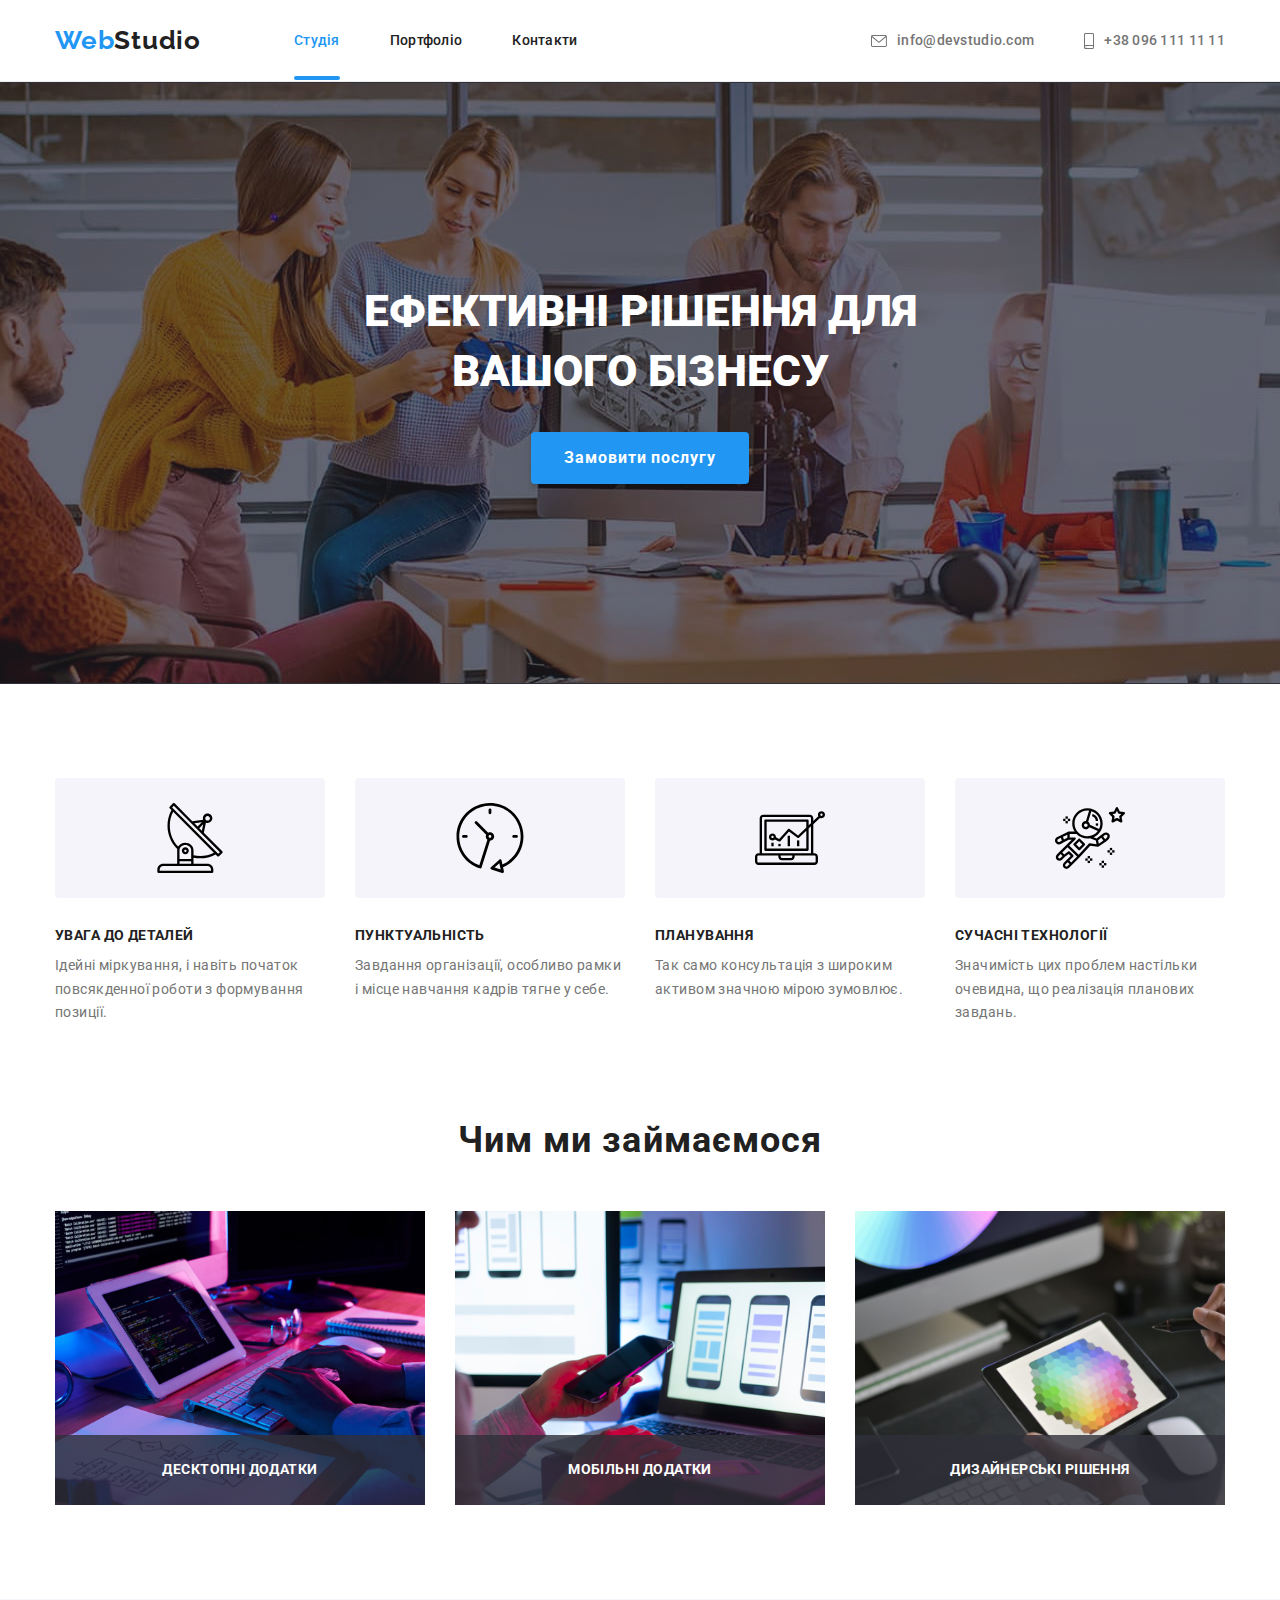
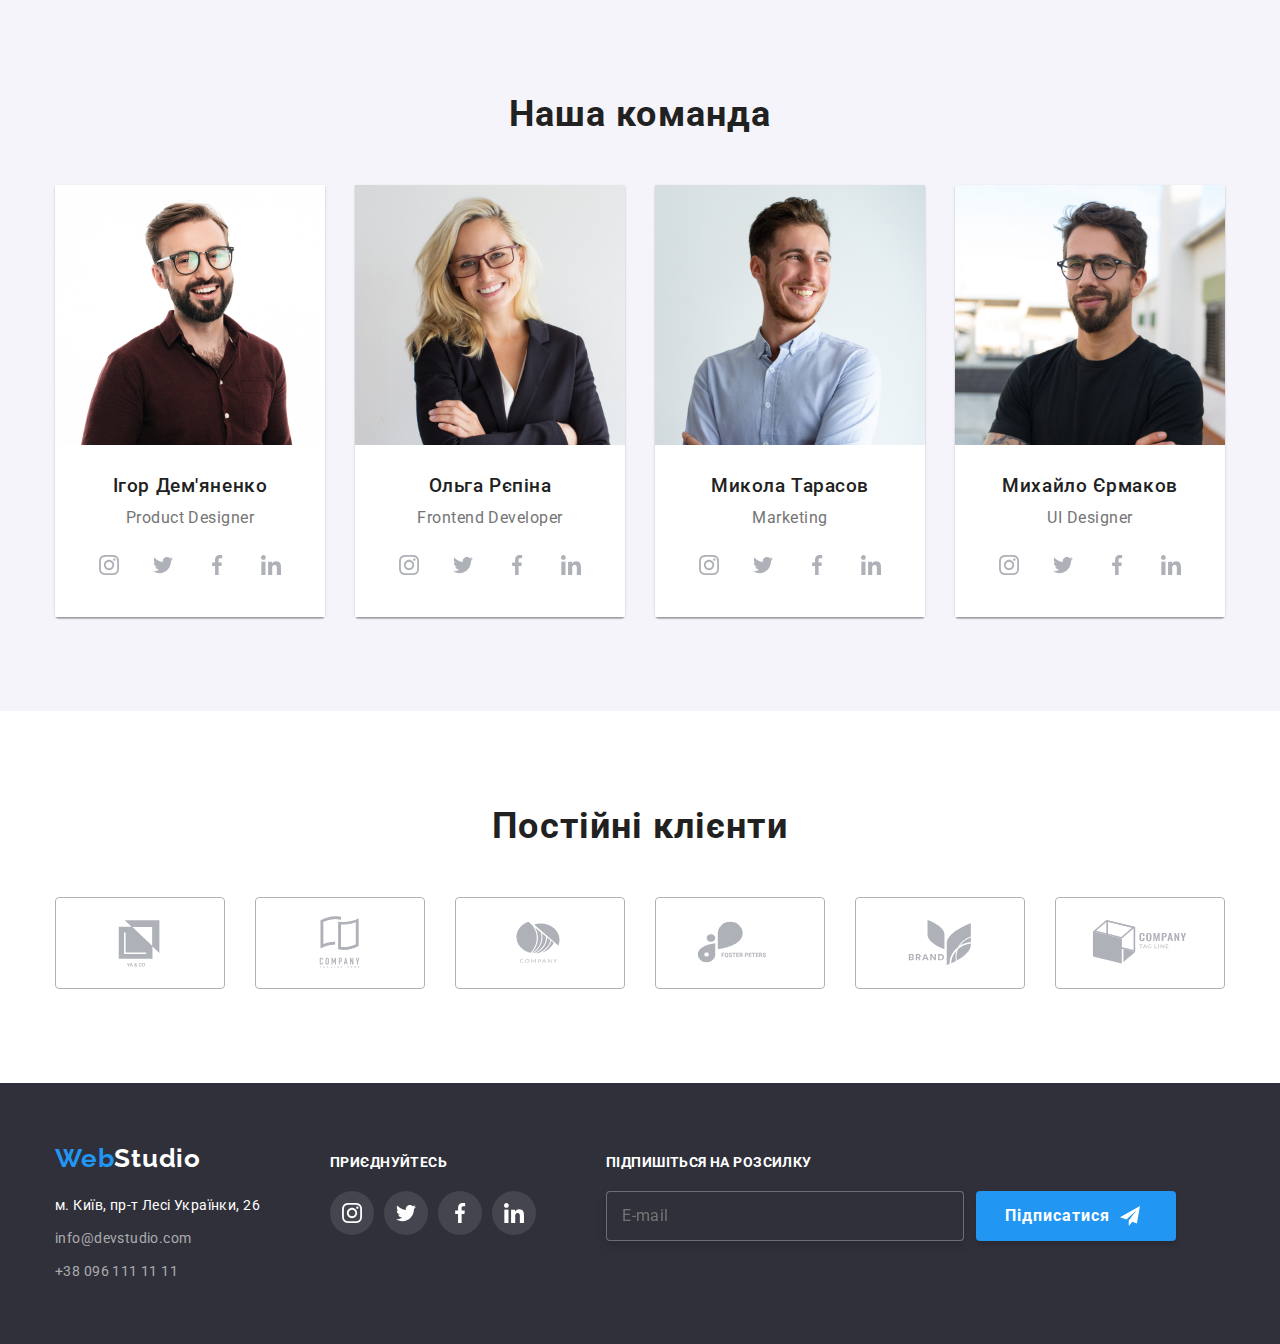
<file: index.html>
<!DOCTYPE html>
<html lang="uk">

<head>
    <meta charset="UTF-8">
    <meta http-equiv="X-UA-Compatible" content="IE=edge">
    <meta name="viewport" content="width=device-width, initial-scale=1.0">
    <title>Document</title>
    <link rel="stylesheet" href="https://cdnjs.cloudflare.com/ajax/libs/modern-normalize/1.0.0/modern-normalize.min.css" />
    <link rel="stylesheet" href="./css/styles.css" />
    <link rel="preconnect" href="https://fonts.googleapis.com">
    <link rel="preconnect" href="https://fonts.gstatic.com" crossorigin>
    <link href="https://fonts.googleapis.com/css2?family=Raleway:wght@700&family=Roboto:wght@400;500;700;900&display=swap"
    rel="stylesheet">
</head>

<body>
    <header>
    <div class="container header-container">
        <nav class="head-nav">
            <a href="./index.html" class="logo-text-head"> <span class="logo-part">Web</span>Studio</a>
            <ul class="main-nav-list list">
                <li class="nav-item "><a href="./index.html" class="nav-link current-link" lang="uk"> Студія </a></li>
                <li class="nav-item"><a href="./portfolio.html" class="nav-link" lang="uk"> Портфоліо </a></li>
                <li class="nav-item"><a href="" class="nav-link" lang="uk"> Контакти </a></li>
            </ul>
        </nav>
        <ul class="list contacts-list">
            <li class="contacts-header-item"> 
                <a href="mailto:example@gmail.com" class="contacts-header-link">
                <svg class="header-icon-mail">
                    <use href="./images/sprite.svg#icon-envelope" class="symbol"></use>
                </svg>  
                  info@devstudio.com </a> 
            </li>        
            <li class="contacts-header-item"> 
                <a href="tel:+380961111111" class="contacts-header-link">
                <svg class="header-icon-phone">
                    <use href="./images/sprite.svg#icon-smartphone" class="symbol"></use>
                </svg>
                    +38 096 111 11 11 </a>
            </li>
        </ul>
    </div>
    </header>

    <main>
        <section class = "hero-section" >
        <div class="container">
            <h1 class = "hero"> Ефективні рішення для вашого бізнесу </h1>
            <button type="button" class="button" data-modal-open> Замовити послугу </button>
        </div>
        </section>
       
        <section class="section-features">
        <div class="container">
        <h2 class ="section-title visually-hidden">Характеристики команди</h2>
            <ul class = "features-list list">
                <li class="features-list-item">
                    <div class="icon-astronaut" >
                    <svg height="70px" width="70">
                        <use href="./images/sprite.svg#icon-antenna"></use>
                    </svg>
                    </div>
                    <h3 class = "feature-title">Увага до деталей</h3>
                    <p class = "feature-text">Ідейні міркування, і навіть початок повсякденної роботи з формування позиції.</p>
                </li>
                <li class="features-list-item">
                    <div class="icon-clock">
                        <svg height="70px" width="70">
                            <use href="./images/sprite.svg#icon-clock"></use>
                        </svg>
                    </div>
                    <h3 class = "feature-title" >Пунктуальність</h3>
                    <p class="feature-text" >Завдання організації, особливо рамки і місце навчання кадрів тягне у себе.</p>
                </li>
                <li class="features-list-item">
                    <div class="icon-diagram">
                        <svg height="70px" width="70">
                            <use href="./images/sprite.svg#icon-diagram"></use>
                        </svg>
                    </div>
                    <h3 class = "feature-title">Планування</h3>
                    <p class="feature-text">Так само консультація з широким активом значною мірою зумовлює.</p>
                </li>
                <li class="features-list-item">
                    <div class="icon-astronaut">
                        <svg height="70px" width="70">
                        <use href="./images/sprite.svg#icon-astronaut"></use>
                        </svg>
                    </div>
                    <h3 class = "feature-title">Сучасні технології</h3>
                    <p class="feature-text">Значимість цих проблем настільки очевидна, що реалізація планових завдань.</p>
                </li>
            </ul>
        </div>
        </section>

        <section class="section what-we-do">
        <div class="container">
            <h2 class ="section-title">Чим ми займаємося</h2>
            <ul class="what-we-do-img list">
                <li class="what-we-do-img-item">
                        <img src="./images/1.svg" 
                        alt="Men's heands typing on a keyboard" width="370" />
                    <div class="work-textbox">
                    <h3 class="work-textbox-descr">Десктопні додатки</h3>
                    </div>
                </li>
                <li class="what-we-do-img-item">
                        <img src="./images/2.svg" 
                        alt="Women's heands with sellphone" width="370" />
                    <div class="work-textbox">
                    <h3 class="work-textbox-descr">Мобільні додатки</h3>
                    </div>
                    </li>
                <li class="what-we-do-img-item">
                        <img src="./images/3.svg" 
                        alt="Men's heands with ipad" width="370" />
                    <div class="work-textbox">
                    <h3 class="work-textbox-descr">Дизайнерські рішення</h3>
                    </div>               
                </li>
            </ul>
        </div>
        </section>

        <section class="section team">
        <div class="container">
            <h2 class ="section-title"> Наша команда</h2>
            <ul class="team-cards-list list">
                <li class="team-card">
                    <img src="./images/team1.jpeg"  class="photo-persona"
                    alt="Ігор Дем'яненко " width="270" />
                    <div class="team-card-text">
                    <h3 class = "worker-name">Ігор Дем'яненко </h3>
                    <p class ="worker-job" lang="en">Product Designer</p>
                    <ul class="social-media-list list">
                        <li class="team-card-social-media">
                            <a href ="" class="icon-social-media">
                            <svg width="20px" height="20px" class="icon-item">
                            <use href="./images/sprite.svg#icon-instagram"></use>
                            </svg>
                            </a>
                        </li>
                        <li class="team-card-social-media">
                            <a href="" class="icon-social-media">
                                <svg width="20px" height="20px" class="icon-item">
                                <use href="./images/sprite.svg#icon-twitter"></use>
                                </svg>
                            </a>
                        </li>
                        <li class="team-card-social-media">
                            <a href="" class="icon-social-media">
                                <svg width="20px" height="20px" class="icon-item">
                                <use href="./images/sprite.svg#icon-facebook"></use>
                                </svg>
                            </a>
                        </li>
                        <li class="team-card-social-media">
                            <a href="" class="icon-social-media">
                                <svg width="20px" height="20px" class="icon-item">
                                <use href="./images/sprite.svg#icon-linkedin"></use>
                                </svg>
                            </a>
                        </li>
                    </ul>
                    </div>
                </li>
                <li class="team-card">
                    <img src="./images/team2.jpeg" class="photo-persona"
                    alt="Ольга Рєпіна " width="270" />
                    <div class="team-card-text">
                        <h3 class = "worker-name">Ольга Рєпіна </h3>
                        <p class ="worker-job" lang="uk">Frontend Developer</p>
                    <ul class="social-media-list list">
                        <li class="team-card-social-media">
                            <a href="" class="icon-social-media">
                                <svg width="20px" height="20px" class="icon-item">
                                    <use href="./images/sprite.svg#icon-instagram"></use>
                                </svg>
                            </a>
                        </li>
                        <li class="team-card-social-media">
                            <a href="" class="icon-social-media">
                                <svg width="20px" height="20px" class="icon-item">
                                    <use href="./images/sprite.svg#icon-twitter"></use>
                                </svg>
                            </a>
                        </li>
                        <li class="team-card-social-media">
                            <a href="" class="icon-social-media">
                                <svg width="20px" height="20px" class="icon-item">
                                    <use href="./images/sprite.svg#icon-facebook"></use>
                                </svg>
                            </a>
                        </li>
                        <li class="team-card-social-media">
                            <a href="" class="icon-social-media">
                                <svg width="20px" height="20px" class="icon-item">
                                    <use href="./images/sprite.svg#icon-linkedin"></use>
                                </svg>
                            </a>
                        </li>
                    </ul>
                </div>
                </li>
                <li class="team-card">
                    <img src="./images/team3.jpeg" class="photo-persona"
                    alt=" Микола Тарасов " width="270" />
                    <div class="team-card-text">
                        <h3 class = "worker-name"> Микола Тарасов </h3>
                        <p  class ="worker-job" lang="uk"> Marketing </p>
                    <ul class="social-media-list list">
                        <li class="team-card-social-media">
                            <a href="" class="icon-social-media">
                                <svg width="20px" height="20px" class="icon-item">
                                    <use href="./images/sprite.svg#icon-instagram"></use>
                                </svg>
                            </a>
                        </li>
                        <li class="team-card-social-media">
                            <a href="" class="icon-social-media">
                                <svg width="20px" height="20px" class="icon-item">
                                    <use href="./images/sprite.svg#icon-twitter"></use>
                                </svg>
                            </a>
                        </li>
                        <li class="team-card-social-media">
                            <a href="" class="icon-social-media">
                                <svg width="20px" height="20px" class="icon-item">
                                    <use href="./images/sprite.svg#icon-facebook"></use>
                                </svg>
                            </a>
                        </li>
                        <li class="team-card-social-media">
                            <a href="" class="icon-social-media">
                                <svg width="20px" height="20px" class="icon-item">
                                    <use href="./images/sprite.svg#icon-linkedin"></use>
                                </svg>
                            </a>
                        </li>
                    </ul>
                </div>
                </li>
                <li class="team-card">
                    <img src="./images/team4.jpeg" class="photo-persona"
                    alt=" Михайло Єрмаков " width="270" />
                    <div class="team-card-text">
                        <h3 class = "worker-name"> Михайло Єрмаков </h3>
                    <p class ="worker-job" lang="uk"> UI Designer </p>
                <ul class="social-media-list list">
                    <li class="team-card-social-media">
                        <a href="" class="icon-social-media">
                            <svg width="20px" height="20px" class="icon-item">
                                <use href="./images/sprite.svg#icon-instagram"></use>
                            </svg>
                        </a>
                    </li>
                    <li class="team-card-social-media">
                        <a href="" class="icon-social-media">
                            <svg width="20px" height="20px" class="icon-item">
                                <use href="./images/sprite.svg#icon-twitter"></use>
                            </svg>
                        </a>
                    </li>
                    <li class="team-card-social-media">
                        <a href="" class="icon-social-media">
                            <svg width="20px" height="20px" class="icon-item">
                                <use href="./images/sprite.svg#icon-facebook"></use>
                            </svg>
                        </a>
                    </li>
                    <li class="team-card-social-media">
                        <a href="" class="icon-social-media">
                            <svg width="20px" height="20px" class="icon-item">
                                <use href="./images/sprite.svg#icon-linkedin"></use>
                            </svg>
                        </a>
                    </li>
                </ul>
            </div>
            </li>
            </ul>
        </div>
        </section>

        <section class="section section-clients">
        <div class="container">
        <h2 class="section-title"> Постійні клієнти </h2>
        <ul class="clients-list list">
            <li class="client-item"> 
                <a href="" class="client-link">
                <svg class="client-logo" width="106px" height="60px">
                <use href="./images/sprite.svg#icon-logo1"></use>
                </svg>
                </a>
            </li>
            <li class="client-item">
                <a href="" class="client-link">
                <svg class="client-logo" width="106px" height="60px">
                <use href="./images/sprite.svg#icon-logo2"></use>
                </svg>
                </a>
            </li>
            <li class="client-item">
                <a href="" class="client-link">
                <svg class="client-logo" width="106px" height="60px">
                <use href="./images/sprite.svg#icon-logo3"></use>
                </svg>
                </a>
            </li>
            <li class="client-item">
                <a href="" class="client-link">
                <svg class="client-logo" width="106px" height="60px">
                <use href="./images/sprite.svg#icon-logo4"></use>
                </svg>
                </a>
            </li>
            <li class="client-item">
                <a href="" class="client-link">
                <svg class="client-logo" width="106px" height="60px">
                <use href="./images/sprite.svg#icon-logo5"></use>
                </svg>
                </a>
            </li>
            <li class="client-item">
                <a href="" class="client-link">
                <svg class="client-logo" width="106px" height="60px">
                <use href="./images/sprite.svg#icon-logo6"></use>                    
                </svg>
                </a>
            </li>
        </ul>
        </div>
        </section>
    </main>

    <footer>
        <div class="container footer-container">
        <div>
        <a href="./index.html" class="logo-text-footer"> 
        <span class="logo-part">Web</span>Studio</a>
        <address>
            <p class ="address-footer"> м. Київ, пр-т Лесі Українки, 26 </p>
            <ul class="list">
                <li class="address-list-item"> <a href="mailto:example@gmail.com" class="contacts-footer"> info@devstudio.com </a> </li>
                <li class="address-list-item"> <a href="tel:+380961111111" class="contacts-footer"> +38 096 111 11 11 </a> </li>
            </ul>
        </address>
        </div>
        <div>
            <p class="action-phrase"> приєднуйтесь </p>
            <ul class="footer-social-media list">
                <li class="footer-social-media-item">
                    <a href="" class="footer-media-link">
                        <svg width="20px" height="20px" class="icon-item-footer">
                        <use href="./images/sprite.svg#icon-instagram"></use>
                        </svg>
                    </a>
                </li>
                <li class="footer-social-media-item">
                    <a href="" class="footer-media-link">
                        <svg width="20px" height="20px" class="icon-item-footer">
                        <use href="./images/sprite.svg#icon-twitter"></use>
                        </svg>
                    </a>
                </li>
                <li class="footer-social-media-item">
                    <a href="" class="footer-media-link">
                        <svg width="20px" height="20px" class="icon-item-footer">
                        <use href="./images/sprite.svg#icon-facebook"></use> 
                       </svg>
                    </a>
                </li>
                <li class="footer-social-media-item">
                    <a href="" class="footer-media-link">
                        <svg width="20px" height="20px" class="icon-item-footer">
                        <use href="./images/sprite.svg#icon-linkedin"></use>
                        </svg>
                    </a>
                </li>
            </ul>
        </div>
        <div>
            <p class="action-phrase"> Підпишіться на розсилку </p>
            <div class="subscribe">
            <form name="subscribe-form" class="subscribe-form">
                    <input class="subscribe-form-box"
                    type="email" 
                    name="email" 
                    placeholder="E-mail"
                    />
            </form>
            <button type="submit" class="button subscribe-button">
                Підписатися
                <svg class="send-icon" width="20px" height="20px">
                    <use href="./images/sprite.svg#icon-send"></use>
                </svg>
            </button>
            </div>
        </div>
        </div>
    </footer>

    <div class="backdrop is-hidden" data-modal>
        <div class="modal">
            <button type="button" class="close-button" data-modal-close>
                <svg class="modal-close-icon" width="18" height="18">
                    <use href="./images/sprite.svg#icon-close-button"></use>
                </svg>
            </button>
            <form class="main-contact-form">
                <div class="contact-form-wrap">
                <h2 class="contact-form-title">
                    Залиште свої дані, ми вам передзвонимо</h2>
                    
                <div class="contact-form">
                        <label for="user-name" class="contact-form-label">Ім'я</label>
                        <input class="contact-form-input" 
                        type="text" name="user-name" id="user-name">
                        <svg width="12px" height="12px" 
                             class="icon-contact-form-user">
                            <use href="./images/sprite.svg#icon-person-black"></use>
                        </svg>
                </div>

                <div class="contact-form">
                    <label for="user-tel" class="contact-form-label">Телефон</label>
                    <input class="contact-form-input" 
                        type="tel" name="user-tel" id="user-tel">
                    <svg width="13px" height="13px" class="icon-contact-form-user">
                        <use href="./images/sprite.svg#icon-phone-black"></use>
                    </svg>
                </div>
                <div class="contact-form">
                    <label for="user-mail" class="contact-form-label">Пошта</label>
                    <input class="contact-form-input" 
                        type="email" name="user-mail" id="user-mail">
                    <svg width="15px" height="12px" class="icon-contact-form-user">
                        <use href="./images/sprite.svg#icon-email-black"></use>
                    </svg>
                </div>
                <div class="comment-box">
                    <label for="comment" class="contact-form-label">Коментар</label>
                    <textarea class="contact-form-input" name="comment" 
                    placeholder="Введіть текст" id="comment"></textarea>
                </div>

                <div class="checkbox-form">
                    <label for="checkbox" class="checkbox-form-label">
                    <span class="checkbox-border">
                        <input type="checkbox" class="checkbox-form-input" 
                            name="check" id="checkbox">
                        <svg class="check-icon" width="15px" height="15px">
                          <use href="./images/sprite.svg#icon-check"></use>
                        </svg>
                    </span>
                     Погоджуюся з розсилкою та приймаю
                        <span><a href="" class="checkbox-text">Умови договору</a></span>
                </label>
                </div>
                <button class="send-button button" type="submit">Відправити</button>
            </div>
            </form>
        </div>
    </div>
    <script src="./js/modal.js"></script>

</body>

</html>
</file>
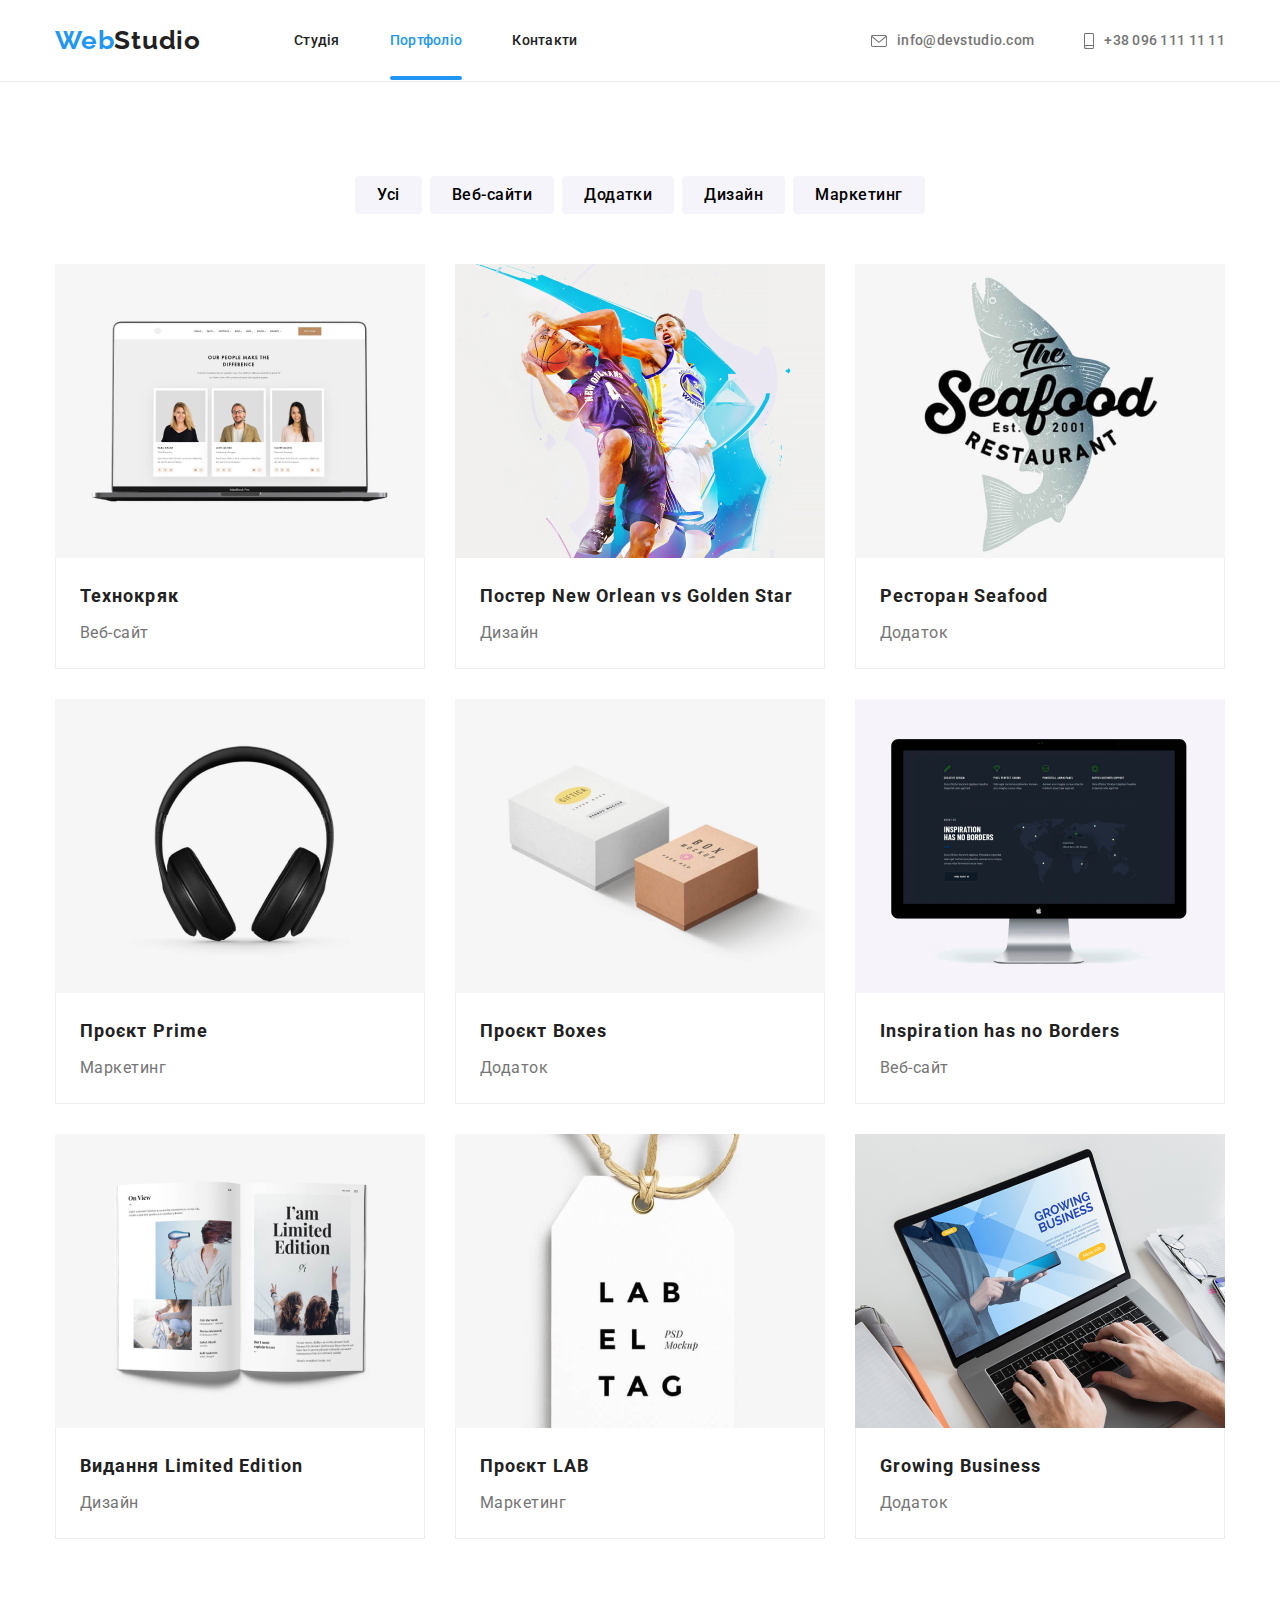
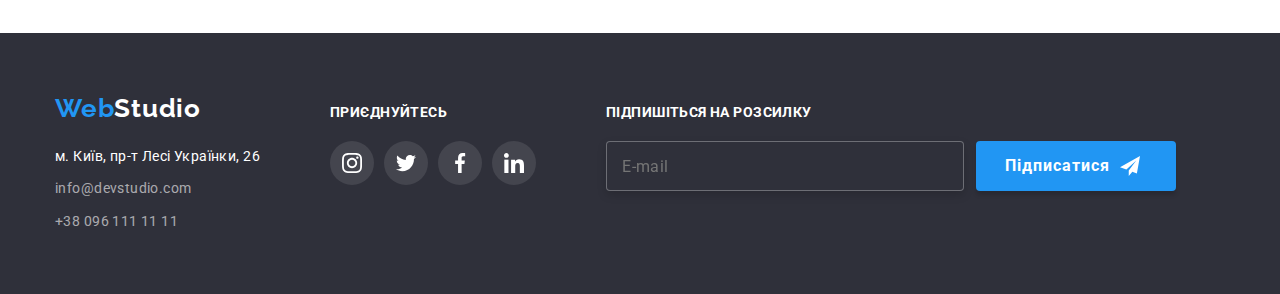
<file: portfolio.html>
<!DOCTYPE html>
<html lang="uk">

<head>
    <meta charset="UTF-8">
    <meta http-equiv="X-UA-Compatible" content="IE=edge">
    <meta name="viewport" content="width=device-width, initial-scale=1.0">
    <title>Document</title>
    <link rel="stylesheet" href="https://cdnjs.cloudflare.com/ajax/libs/modern-normalize/1.0.0/modern-normalize.min.css" />
    <link rel="stylesheet" href="./css/styles.css" />
    <link rel="preconnect" href="https://fonts.googleapis.com">
    <link rel="preconnect" href="https://fonts.gstatic.com" crossorigin>
    <link
        href="https://fonts.googleapis.com/css2?family=Raleway:wght@700&family=Roboto:wght@400;500;700;900&display=swap"
        rel="stylesheet">
</head>

<body>
    <header>
        <div class="container header-container">
            <nav class="head-nav">
                <a href="./index.html" class="logo-text-head"> <span class="logo-part">Web</span>Studio</a>
                <ul class="main-nav-list list">
                    <li class="nav-item "><a href="./index.html" class="nav-link" lang="uk"> Студія </a></li>
                    <li class="nav-item"><a href="./portfolio.html" class="nav-link current-link" lang="uk"> Портфоліо </a></li>
                    <li class="nav-item"><a href="" class="nav-link" lang="uk"> Контакти </a></li>
                </ul>
            </nav>
            <ul class="list contacts-list">
                <li class="contacts-header-item">
                    <a href="mailto:example@gmail.com" class="contacts-header-link">
                        <svg class="header-icon-mail">
                        <use href="./images/sprite.svg#icon-envelope" class="symbol"></use>
                        </svg>
                        info@devstudio.com </a>
                </li>
                <li class="contacts-header-item">
                    <a href="tel:+380961111111" class="contacts-header-link">
                        <svg class="header-icon-phone">
                        <use href="./images/sprite.svg#icon-smartphone" class="symbol"></use>
                        </svg>
                        +38 096 111 11 11 </a>
                </li>
            </ul>
        </div>
    </header>


<main>
<section class="section-works">
<div class="container ">
    <h1 class ="visually-hidden"> Портфоліо </h1>
    <ul class="filters-list list">
        <li class="filter-list-item"> <button type="button" class="filter"> Усі </button></li>
        <li class="filter-list-item"> <button type="button" class="filter"> Веб-сайти </button></li>
        <li class="filter-list-item"> <button type="button" class="filter"> Додатки </button></li>
        <li class="filter-list-item"> <button type="button" class="filter"> Дизайн</button></li>
        <li class="filter-list-item"> <button type="button" class="filter"> Маркетинг</button></li>
    </ul>

    <ul class="work-sample-list list">
    <li class="work-sample-card">
        <a href="" class="work-sample-link link">
        <div class="work-sample-card-overlay">
        <img src="./images/portfolio1.jpg"  class="work-sample-img"
        alt="приклад Веб-сайту " width="370" />
        <p class="overlay">
            Ресурс пропонує комплексні пропозиції з різним рівнем функціоналу та сервісів. Все це дозволить відвідувачу отримати
            вичерпні відомості про компанію чи приватну особу.
        </p>
        </div>
        <div class="work-sample-card-naming">
            <h2 class="work-name"> Технокряк </h2>
            <p class="work-type"> Веб-сайт</p>
        </div>
        </a>
    </li>
    <li class="work-sample-card">
        <a href="" class="work-sample-link link">
        <div class="work-sample-card-overlay">
        <img src="./images/portfolio2.jpg" class="work-sample-img"
        alt="приклад постер " width="370" />
        <p class="overlay">
            Ресурс пропонує комплексні пропозиції з різним рівнем функціоналу та сервісів. Все це дозволить відвідувачу отримати
            вичерпні відомості про компанію чи приватну особу.
        </p>
        </div>
        <div class="work-sample-card-naming">
            <h2 class="work-name"> Постер <span lang="en"> New Orlean vs Golden Star </span></h2>
            <p class="work-type"> Дизайн </p>
        </div>
        </a>
    </li>
    <li class="work-sample-card">
        <a href="" class="work-sample-link link">
        <div class="work-sample-card-overlay">
        <img src="./images/portfolio3.jpg" class="work-sample-img"
        alt="приклад Додаток 1" width="370" />
        <p class="overlay">
            Ресурс пропонує комплексні пропозиції з різним рівнем функціоналу та сервісів. Все це дозволить відвідувачу отримати
            вичерпні відомості про компанію чи приватну особу.
        </p>
        </div>
        <div class="work-sample-card-naming">
            <h2 class="work-name"> Ресторан <span lang="en"> Seafood </span></h2>
            <p class="work-type"> Додаток </p>
        </div>
        </a>
    </li>
    <li class="work-sample-card">
        <a href="" class="work-sample-link link">
        <div class="work-sample-card-overlay"> 
        <img src="./images/portfolio4.jpg" class="work-sample-img"
        alt="приклад Маркетинг " width="370" />
        <p class="overlay">
            Ресурс пропонує комплексні пропозиції з різним рівнем функціоналу та сервісів. Все це дозволить відвідувачу отримати
            вичерпні відомості про компанію чи приватну особу.
        </p>
        </div>
        <div class="work-sample-card-naming">
            <h2 class="work-name"> Проєкт <span lang="en">Prime </span> </h2>
            <p class="work-type"> Маркетинг </p>
        </div>
        </a>
    </li>
    <li class="work-sample-card"> 
        <a href="" class="work-sample-link link">
        <div class="work-sample-card-overlay">
        <img src="./images/portfolio5.jpg" class="work-sample-img"
        alt="приклад  Додаток 2 " width="370" />
        <p class="overlay">
            Ресурс пропонує комплексні пропозиції з різним рівнем функціоналу та сервісів. Все це дозволить відвідувачу отримати
            вичерпні відомості про компанію чи приватну особу.
        </p>
        </div>
        <div class="work-sample-card-naming">
            <h2 class="work-name"> Проєкт <span lang="en"> Boxes </span> </h2>
            <p class="work-type"> Додаток </p>
        </div>
        </a>
    </li>
    <li class="work-sample-card">
        <a href="" class="work-sample-link link">
        <div class="work-sample-card-overlay">
        <img src="./images/portfolio6.jpg" class="work-sample-img"
        alt="приклад  Веб-сайт2 " width="370" />
        <p class="overlay">
            Ресурс пропонує комплексні пропозиції з різним рівнем функціоналу та сервісів. Все це дозволить відвідувачу отримати
            вичерпні відомості про компанію чи приватну особу.
        </p>
        </div>
        <div class="work-sample-card-naming">
            <h2 class="work-name"> <span lang="en">Inspiration has no Borders </span> </h2>
            <p class="work-type"> Веб-сайт </p>
        </div>
        </a>
    </li>
    <li class="work-sample-card">
        <a href="" class="work-sample-link link">
        <div class="work-sample-card-overlay">
        <img src="./images/portfolio7.jpg" class="work-sample-img"
        alt="приклад Дизайн " width="370" />
        <p class="overlay">
            Ресурс пропонує комплексні пропозиції з різним рівнем функціоналу та сервісів. Все це дозволить відвідувачу отримати
            вичерпні відомості про компанію чи приватну особу.
        </p>
        </div>
        <div class="work-sample-card-naming">
            <h2 class="work-name"> Видання <span lang="en"> Limited Edition </span> </h2>
            <p class="work-type"> Дизайн </p>
        </div>
        </a>
    </li>
    <li class="work-sample-card">
        <a href="" class="work-sample-link link">
        <div class="work-sample-card-overlay"> 
        <img src="./images/portfolio8.jpg" class="work-sample-img"
        alt="приклад  Маркетинг " width="370" />
        <p class="overlay">
            Ресурс пропонує комплексні пропозиції з різним рівнем функціоналу та сервісів. Все це дозволить відвідувачу отримати
            вичерпні відомості про компанію чи приватну особу.
        </p>
        </div>
        <div class="work-sample-card-naming">
            <h2 class="work-name"> Проєкт LAB </h2>
            <p class="work-type"> Маркетинг </p>
        </div>
        </a>
    </li>
    <li class="work-sample-card">
        <a href="" class="work-sample-link link">
        <div class="work-sample-card-overlay">
        <img src="./images/portfolio9.jpg" class="work-sample-img"
        alt="приклад  Додаток3 " width="370" />
        <p class="overlay">
            Ресурс пропонує комплексні пропозиції з різним рівнем функціоналу та сервісів. Все це дозволить відвідувачу отримати
            вичерпні відомості про компанію чи приватну особу.
        </p>
        </div>
        <div class="work-sample-card-naming">
            <h2 class="work-name"> <span lang="en"> Growing Business </span> </h2>
            <p class="work-type"> Додаток </p>
        </div>
        </a>
    </li>
    </ul>
</div>
</section>
</main>
    
<footer>
    <div class="container footer-container">
        <div>
            <a href="./index.html" class="logo-text-footer">
                <span class="logo-part">Web</span>Studio</a>
            <address>
                <p class="address-footer"> м. Київ, пр-т Лесі Українки, 26 </p>
                <ul class="list">
                    <li class="address-list-item"> <a href="mailto:example@gmail.com" class="contacts-footer">
                            info@devstudio.com </a> </li>
                    <li class="address-list-item"> <a href="tel:+380961111111" class="contacts-footer"> +38 096 111 11
                            11 </a> </li>
                </ul>
            </address>
        </div>
        <div>
            <p class="action-phrase"> приєднуйтесь </p>
            <ul class="footer-social-media list">
                <li class="footer-social-media-item">
                    <a href="" class="footer-media-link">
                        <svg width="20px" height="20px" class="icon-item-footer">
                            <use href="./images/sprite.svg#icon-instagram"></use>
                        </svg>
                    </a>
                </li>
                <li class="footer-social-media-item">
                    <a href="" class="footer-media-link">
                        <svg width="20px" height="20px" class="icon-item-footer">
                            <use href="./images/sprite.svg#icon-twitter"></use>
                        </svg>
                    </a>
                </li>
                <li class="footer-social-media-item">
                    <a href="" class="footer-media-link">
                        <svg width="20px" height="20px" class="icon-item-footer">
                            <use href="./images/sprite.svg#icon-facebook"></use>
                        </svg>
                    </a>
                </li>
                <li class="footer-social-media-item">
                    <a href="" class="footer-media-link">
                        <svg width="20px" height="20px" class="icon-item-footer">
                            <use href="./images/sprite.svg#icon-linkedin"></use>
                        </svg>
                    </a>
                </li>
            </ul>
        </div>
        <div>
            <p class="action-phrase"> Підпишіться на розсилку </p>
            <div class="subscribe">
                <form name="subscribe-form" class="subscribe-form">
                    <input class="subscribe-form-box" type="email" name="email" placeholder="E-mail" />
                </form>
                <button type="submit" class="button subscribe-button">
                    Підписатися
                    <svg class="send-icon" width="20px" height="20px">
                        <use href="./images/sprite.svg#icon-send"></use>
                    </svg>
                </button>
            </div>
        </div>
    </div>
</footer>

</body>
</html>
</file>
<file: css/styles.css>
:root{
    --primary-text-color: #212121;
    --title-text-color: #212121;
    --accent-color: #2196F3;
    --secondary-text-color: #757575;
    --primary-white-color:#ffffff;
    --background-dark-color: #2F303A;
    --background-even-section: #F5F4FA;
    --background-filter:#F5F4FA;
    --button: #2196F3;
    --active-button:#188CE8;
    --primary-font:'Roboto',
        sans-serif;
    --secondary-font:'Raleway',
        sans-serif;
}

body {
    margin: 0;
    font-family: var(--primary-font);
    color:var(--primary-text-color);
}

img{
    display: block;
}

button{
    border-radius: 4px;
    font-family: inherit;
    cursor: pointer;
}

ul, ol {
    margin-top: 0;
    margin-bottom: 0;
    padding-left: 0;
}

.list {
    list-style: none;
    text-decoration: none;
}

 h1, h2, h3, p, ul, li {
    margin-top: 0;
    margin-bottom: 0;
}

/* containers*/
.container {
    width: 1200px;
    margin-left: auto;
    margin-right: auto;
    padding-left: 15px;
    padding-right: 15px;
}

header {
    padding-top: 25px;
    padding-bottom: 25px;
}

/* logo  */
.logo-text-head {
    color: var(--primary-text-color);
    text-decoration: none;
    font-family: var(--secondary-font);
    font-weight: 700;
    font-size: 26px;
    line-height: 1.2;
    letter-spacing: 0.03em;
}

.logo-part{
    color:var(--accent-color);
}
.logo-text-head{
    margin-right: 93px;
}

/* header navigation */
.nav-link,
.contacts-list,
.contacts-header-link {
    text-decoration: none;
    font-weight: 500;
    font-size:14px;
    line-height: 1.2;
    letter-spacing: 0.02em;
}


.nav-link,
.contacts-list{
    position: relative;
    color: var(--primary-text-color);
    transition:
        color 250ms cubic-bezier(0.4, 0, 0.2, 1);
}

.contacts-header-link {
    color: var(--secondary-text-color);
    transition:
        color 250ms cubic-bezier(0.4, 0, 0.2, 1);
}


.nav-link:hover,
.contacts-header-link:hover,
.nav-link:focus,
.contacts-header-link:focus {
    color:var(--accent-color);
}

.current-link::after {
    display: block;
    content: '';
    width: 100%;
    height: 4px;
    background-color: var(--accent-color);
    border-radius: 2px;
    position: absolute;
    left: 0;
    top: 44px;
}

.nav-item:not(:last-child),
.contacts-header-item:not(:last-child) {
    margin-right: 50px;
}

.head-nav,
.main-nav-list,
.header-container,
.contacts-header-link {
    display: flex;
    align-items: center;
}

.contacts-list{
    display: flex;
    justify-content: flex-end;
    margin-left: auto;
}

header {
    border-bottom: 1px solid #ECECEC;
}

.current-link{
    color: var(--accent-color);
}

.header-icon-mail {
    width: 16px;
    height: 12px;
    margin-right: 10px;
    fill: currentColor;
}

.header-icon-phone {
    width: 10px;
    height: 16px;
    margin-right: 10px;
    fill: currentColor;
}

.header-icon-mail:hover,
.header-icon-phone:hover,
.header-icon-mail:focus,
.header-icon-phone:focus{
    color: var(--accent-color);
}

/* hero */
.hero-section {
    background-color: var(--background-dark-color);
    background-image: linear-gradient(
                to right,
                rgba(47, 48, 58, 0.4), 
                rgba(47, 48, 58, 0.4)
    ),
    url("../images/hero-background.jpg");
    background-repeat: no-repeat;
    background-position: center;
    max-width: 1600px;
    text-align: center;
    padding-top: 200px;
    padding-bottom: 200px;
    margin-left: auto;
    margin-right: auto;
}

.hero {
    color: var(--primary-white-color);
    text-transform: uppercase;
    font-weight: 900;
    font-size: 44px;
    line-height: 1.36;
    width: 696px;
    margin-left: auto;
    margin-right: auto;
    margin-bottom: 30px;
}

.button {
    font-weight: 700;
    font-size: 16px;
    line-height: 1.88;
    letter-spacing: 0.06em;
    text-align: center;
    
    padding: 10px 32px;
    min-width: 216px;
    background-color: var(--button);
    color: var(--primary-white-color);
    border: 1px solid transparent;
    box-shadow: 0px 4px 4px rgba(0, 0, 0, 0.15);

    transition:
        color 250ms cubic-bezier(0.4, 0, 0.2, 1),
        background-color 250ms cubic-bezier(0.4, 0, 0.2, 1),
        box-shadow 250ms cubic-bezier(0.4, 0, 0.2, 1);

}

.button:focus, 
.button:hover,
.filter:focus,
.filter:hover {
    background-color: var(--active-button);
    box-shadow: 0px 3px 1px rgba(0, 0, 0, 0.1),  
                0px 1px 2px rgba(0, 0, 0, 0.08), 
                0px 2px 2px rgba(0, 0, 0, 0.12);
    color: var(--primary-white-color);
}

/*sections*/
.section-title {
    font-weight: 700;
    font-size: 36px;
    line-height: 1.17;
    text-align: center;
    letter-spacing: 0.03em;
    margin-bottom: 50px;
}
.section-features,
.section-clients {
    padding-top:94px;
    padding-bottom: 94px;
}

.visually-hidden {
    position: absolute;
    width: 1px;
    height: 1px;
    margin: -1px;
    border: 0;
    padding: 0;
    white-space: nowrap;
    clip-path: inset(100%);
    clip: rect(0 0 0 0);
    overflow: hidden;
}

.features-list{
    display: flex;
}

.icon-antena,
.icon-clock,
.icon-diagram,
.icon-astronaut{
    margin-bottom: 30px;
    height: 120px;
    background-color: var(--background-even-section);
    border-radius: 4px;
    display: flex;
    align-items: center;
    justify-content: center;
}

.features-list-item {
    width: 270px;
}

.features-list-item:not(:last-child){
    margin-right: 30px;
}

.feature-title {
    margin-bottom: 10px;
    text-transform: uppercase;
    font-weight: 700;
    font-size: 14px;
    line-height: 1.14;
    letter-spacing: 0.03em;
}
.feature-text {
    font-size: 14px;
    line-height: 1.7;
    letter-spacing: 0.03em;
    color: var(--secondary-text-color);
}

.what-we-do{
padding-bottom: 94px;
}

.what-we-do-img,
.team-cards-list {
    display:flex;
    justify-content: space-around;
    position: relative;
}

.what-we-do-img-item:not(:last-child),
.team-card:not(:last-child) {
    margin-right: 30px;
}
.work-textbox {
    width: 370px;
    height: 70px;
    background: rgba(47, 48, 58, 0.8);
    position: absolute;
    bottom: 0;
}

.work-textbox-descr {
    font-size: 14px;
    line-height: 1.14;
    text-align: center;
    letter-spacing: 0.03em;
    text-transform: uppercase;
    padding-top: 27px;
    color: var(--primary-white-color);
}


.team {
    background-color: var(--background-even-section);
    padding-top: 94px;
    padding-bottom: 94px;
}

.team-card{
    box-shadow: 0px 1px 3px 
                rgba(0, 0, 0, 0.12), 
                0px 1px 1px
                rgba(0, 0, 0, 0.14), 
                0px 2px 1px 
                rgba(0, 0, 0, 0.2);
    border-radius: 0px 0px 4px 4px;
}

.worker-name{
    font-weight: 500;
    line-height: 1.19;
    text-align: center;
    letter-spacing: 0.03em;
    margin-bottom: 10px;
}

.worker-job{
    margin-bottom: 16px;
    line-height: 1.19;
    text-align: center;
    letter-spacing: 0.03em;
    color: var(--secondary-text-color);
}
.team-card-text {
    padding:30px;
    background-color: var(--primary-white-color);
}

.social-media-list{
    display:flex;
    align-items: center;
    justify-content: center;
    gap: 10px;
     
}

.team-card-social-media {
    width: 44px;
    height: 44px;
}

.icon-social-media {
    width:100%;
    height: 100%;
    border-radius: 50%;
    display: flex;
    align-items: center;
    justify-content: center;
    fill:#AFB1B8;
    transition:
            background-color 250ms cubic-bezier(0.4, 0, 0.2, 1),
            fill  250ms cubic-bezier(0.4, 0, 0.2, 1);
}
 

.icon-social-media:hover,
.icon-social-media:focus {
    background: var(--accent-color);
    fill: white;
    border-radius: 50%;
}

/*Clients*/

.clients-list{
    display: flex;
    gap:30px;
    align-items: center;
    justify-content: center;
}

.client-item {
    width: 170px;
    height: 92px;
}
 
.client-link {
    display: flex;
    justify-content: center;
    align-items: center;
    width: 100%;
    height: 100%;
    border: 1px solid;
    border-color: #AFB1B8;
    border-radius: 4px;
    transition:
        border-color 250ms cubic-bezier(0.4, 0, 0.2, 1);
}

.client-link:hover,
.client-link:focus {
    border-color: var(--accent-color);
}

.client-logo {
    fill: #AFB1B8;
    transition: fill 250ms cubic-bezier(0.4, 0, 0.2, 1);;
}

.client-link:hover .client-logo,
.client-link:focus .client-logo {
    fill: var(--accent-color);
}

/* Portfolio*/
.section-works{
    padding-top:94px;
    padding-bottom: 94px;
}
.filter {
    padding: 6px 22px 6px 22px;
    border: none;
    font-family: inherit;
    font-style: normal;
    font-weight: 500;
    font-size: 16px;
    line-height: 1.62;
    text-align: center;
    letter-spacing: 0.03em;
    background-color: var(--background-filter);
    transition: 
        color 250ms cubic-bezier(0.4, 0, 0.2, 1), 
        background-color 250ms cubic-bezier(0.4, 0, 0.2, 1), 
        box-shadow 250ms cubic-bezier(0.4, 0, 0.2, 1);
}

.filter:hover,
.filter:focus {
    background-color: var(--accent-color);
}

.filters-list {
    display: flex;
    justify-content: center;
    margin-bottom: 50px;
}

.filter-list-item:not(:last-child){
    margin-right: 8px;
}

.work-sample-list {
    display: flex;
    flex-wrap: wrap;
    gap: 30px;
}

.work-sample-card-overlay {
    position: relative;
    overflow: hidden;
}
.overlay {
    position: absolute;
    top: 0;
    left: 0;
    width: 100%;
    height: 100%;
    background-color: rgba(33, 150, 243, 0.9);
    padding: 63px 24px 63px 24px;
    font-size: 18px;
    line-height: 1.56;
    letter-spacing: 0.03em;
    color: rgba(255, 255, 255, 1);
    overflow: auto;
    transform: translateY(100%);
    transition: transform 250ms cubic-bezier(0.4, 0, 0.2, 1);
}
.work-sample-link {
    text-decoration: none;
    display: block;
    transition: 
    box-shadow 250ms cubic-bezier(0.4, 0, 0.2, 1);
}

.work-sample-link:hover,
.work-sample-link:focus {
    box-shadow: 
    0px 1px 1px rgba(0, 0, 0, 0.12), 
    0px 4px 4px rgba(0, 0, 0, 0.06), 
    1px 4px 6px rgba(0, 0, 0, 0.16);
}

.work-sample-link:hover .overlay,
.work-sample-link:focus .overlay {
    transform: translateY(0%);
}

.work-sample-card-naming {
    border-bottom: 1px solid #EEEEEE;
    border-left: 1px solid #EEEEEE;
    border-right: 1px solid #EEEEEE;
    padding: 20px 24px 20px 24px;
    
}


.work-name {
    margin-bottom: 4px;
    font-weight: 700;
    font-size: 18px;
    line-height: 2;
    letter-spacing: 0.06em;
    color:var(--primary-text-color);
}

.work-type {
    line-height: 1.88;
    letter-spacing: 0.03em;
    color: var(--secondary-text-color);
}

/*Footer*/
footer {
    background-color: var(--background-dark-color);
    padding-top: 60px;
    padding-bottom: 60px;
}

.logo-text-footer {
    display: block;
    color: var(--primary-white-color);
    text-decoration: none;
    font-family: var(--secondary-font);
    font-weight: 700;
    font-size: 26px;
    line-height: 1.2;
    letter-spacing: 0.03em;
    margin-bottom: 20px;
}

.address-footer {
    text-decoration: none;
    font-style: normal;
    font-size: 14px;
    line-height: 1.71;
    letter-spacing: 0.03em;
    color:var(--primary-white-color);
    margin-bottom: 9px;
}

.contacts-footer {
    text-decoration: none;
    font-style: normal;
    font-size: 14px;
    line-height: 1.71;
    letter-spacing: 0.03em;
    color: rgba(255, 255, 255, 0.6);
}

.address-list-item:not(:last-child) {
    margin-bottom: 9px;
}

.action-phrase{
    color:var(--primary-white-color);
    margin-bottom: 20px;
    font-weight: 700;
    font-size: 14px;
    line-height: 1.14;
    letter-spacing: 0.03em;
    text-transform: uppercase;
}

.footer-container{
    display:flex;
    gap:70px;
    align-items: baseline;
}

.footer-social-media{
    display:flex;
    gap: 10px;
}

.footer-social-media-item{
    width: 44px;
    height: 44px;
}

.footer-media-link {
    width: 100%;
    height: 100%;
    border-radius: 50%;
    display:flex;
    align-items: center;
    justify-content: center;
    background: 
    rgba(255, 255, 255, 0.1);
    transition:
            background-color 250ms cubic-bezier(0.4, 0, 0.2, 1),
            fill 250ms cubic-bezier(0.4, 0, 0.2, 1);
}

.icon-item-footer {
   color: currentColor;
   fill:white;
}

.footer-media-link:hover,
.footer-media-link:focus {
    background: #2196F3;
    border-radius: 50%;
}

.subscribe {
    display: flex;
    gap:12px;
}
.subscribe-form-box {
    width: 358px;
    height: 50px;
    padding: 15px;
    border: 1px solid rgba(255, 255, 255, 0.3);
    filter: drop-shadow(0px 4px 4px rgba(0, 0, 0, 0.15));
    border-radius: 4px;
    background: #2F303A;
    font-weight: 400;
    font-size: 16px;
        
    display: flex;
    align-items: center;
    letter-spacing: 0.03em;
    
    color: rgba(255, 255, 255, 0.6);
}

.subscribe-button{
    display: flex;
    align-items: center;
    gap:10px;
    min-width: 200px;
    height: 50px;
    padding: 10px 28px;
}

/*Modal Window*/
.backdrop {
    position: fixed;
    top: 0;
    left: 0;
    width: 100%;
    height: 100%;
    background: rgba(0, 0, 0, 0.2);
    z-index: 999;
    transition: opacity 250ms cubic-bezier(0.4, 0, 0.2, 1), visibility 250ms cubic-bezier(0.4, 0, 0.2, 1);
}

.backdrop.is-hidden {
    opacity: 0;
    visibility: hidden;
    pointer-events: none;
}

.modal {
    position: absolute;
    top: 50%;
    left: 50%;
    transform: translate(-50%, -50%);
    width: 528px;
    height: 581px;
    padding: 40px;
    background: var(--primary-white-color);
    box-shadow: 0px 1px 3px rgba(0, 0, 0, 0.12), 0px 1px 1px rgba(0, 0, 0, 0.14), 0px 2px 1px rgba(0, 0, 0, 0.2);
    border-radius: 4px;
}

.close-button {
    position: absolute;
    right: 8px;
    top: 8px;
    display: flex;
    justify-content: center;
    align-items: center;
    width: 30px;
    height: 30px;
    border: 0;
    padding: 0;
    background: #FFFFFF;
    border: 1px solid rgba(0, 0, 0, 0.1);
    border-radius: 50%;
    cursor: pointer;
    transition: 
        fill 250ms 
        cubic-bezier(0.4, 0, 0.2, 1);
}

.close-button:hover,
.close-button:focus {
    fill:#188CE8;
} 

.contact-form-wrap {
    display: flex;
    flex-direction: column;
    gap:10px;
    width: 100%;
}

 

.contact-form-title{
    font-size: 20px;
    line-height: 1.15;
    text-align: center;
    letter-spacing: 0.03em;
}

.contact-form{
    position: relative;   
}

.contact-form-label {
    font-weight: 400;
    font-size: 12px;
    line-height: 1.16;
    letter-spacing: 0.01em;
    color: #757575;
    margin-bottom: 4px;
}

.contact-form-input {
    width: 448px;
    height: 40px;
    padding-left: 42px;
    border: 1px solid 
    rgba(33, 33, 33, 0.2);
    border-radius: 4px;
    transition: border 250ms 
    cubic-bezier(0.4, 0, 0.2, 1);
}

.icon-contact-form-user{
    position: absolute;
    top: 55%;
    left: 14px;
    transition: fill 250ms 
    cubic-bezier(0.4, 0, 0.2, 1),
    box-shaddow 250ms 
    cubic-bezier(0.4, 0, 0.2, 1);
}

 .contact-form:focus-within .icon-contact-form-user,
 .contact-form:hover .icon-contact-form-user,
 .contact-form:focus .icon-contact-form-user {
    fill: #188CE8;
    
 }

.contact-form-input:focus,
.contact-form-input:hover {
    outline-color: #2196F3;
    border-color: transparent;
    box-shadow: 0 0 0 1px #2196F3;
}

.comment-box .contact-form-input {
    height: 120px;
    padding: 14px;
    font-weight: 400;
    font-size: 12px;
    line-height: 1.15;
    letter-spacing: 0.01em;
    color: rgba(117, 117, 117, 0.5);
    resize: none;
}

.checkbox-border{
    display:flex;
    justify-content: center;
    align-items: center;
    width:16px;
    height:15px;
    border:1px solid #212121;
    border-radius: 2px;
}

.checkbox-text {
    text-decoration: none;
    text-decoration-line: underline;
    color: var(--accent-color);
}

.checkbox-form {
    display: flex;
    gap:7px;
    justify-content: center;
    align-items: center;
    margin-top: 10px;
    margin-bottom: 20px;
}

.checkbox-form-label{
    display: flex;
    align-items: center;
    gap:7px;
    font-weight: 400;
    font-size: 14px;
    line-height: 1.71;
    letter-spacing: 0.03em;
    color: var(--secondary-text-color);
}

.checkbox-form-input{
    -webkit-appearance: none;
    -moz-appearance: none;
    appearance: none;
}

.checkbox-form-input:checked + .check-icon{
    background-color: #188CE8;
    border-radius: 2px;
    box-shadow: 0 0 0 1px #2196F3;
}

.send-button {
    display: flex;
    justify-content: center;
    align-items: center;
    width: 200px;
    height: 50px;
    margin-left: auto;
    margin-right: auto;
}
</file>
